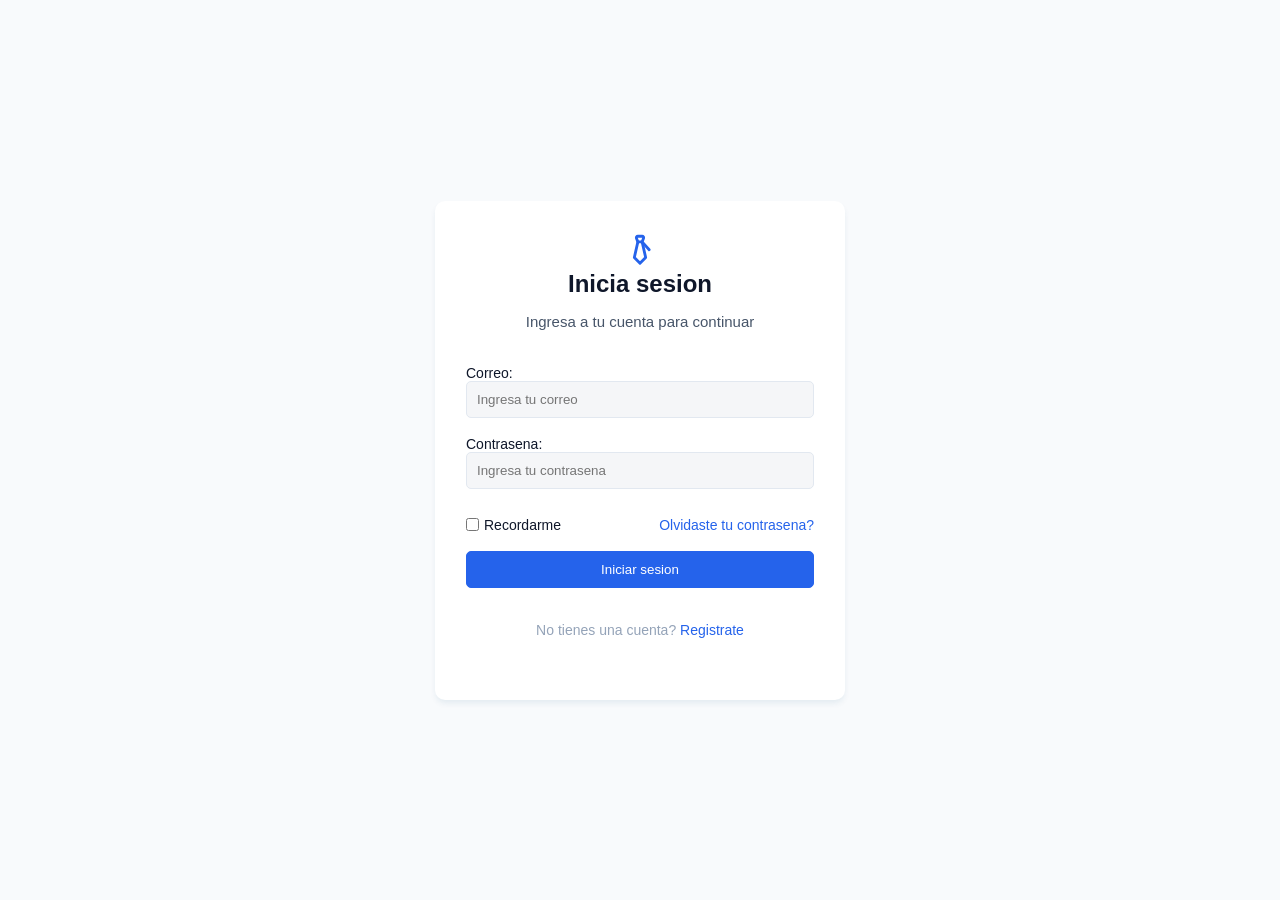
<file: index.html>
<!DOCTYPE html>
<html lang="es">
<head>
    <meta charset="UTF-8">
    <meta name="viewport" content="width=device-width, initial-scale=1.0">

    <!-- Mejorar el contenido de las meta tags -->

    <meta name="description" content="LLeva la contabilidad de tu negocio de forma facil y sencilla, manten tu negocio al dia en los procesos fiscales, controla el stock de tus productos, maneja tus clientes sin complicaciones y mucho mas en Market D&D">
    <meta name="keywords" content="Contabilidad, gestion, productos, Software, contable">
    <meta name="robots" content="index, follow">
    <meta name="theme-color" content="#4CAF50">


    <title>Market D&D | Gestión comercial accesible</title>
    <link rel="stylesheet" href="public/css/login.css">
    <link rel="stylesheet" href="public/css/style.css">
    <link rel="icon" type="image/png" href="img/favicon1-32x32.png">

    <script type="module" src="src/main.js" ></script>

</head>
<body>
    <div class="container__wrapper">
        <div class="container__nav-wrapper">
            <header class="container__header">
                <a class="container__header-link" href="#" aria-label="Ir al inicio">
                    <img src="public/img/favicon-32x32.png" alt="Logo de Market D&D">
                </a>
                
                <form class="container__header-form" role="search" aria-label="Buscador principal">
                    <svg aria-hidden="true" focusable="false" xmlns="http://www.w3.org/2000/svg" width="22" height="22" viewBox="0 0 24 24" fill="none" stroke="currentColor" stroke-width="2" stroke-linecap="round" stroke-linejoin="round" class="icon icon-tabler icons-tabler-outline icon-tabler-search"><path stroke="none" d="M0 0h24v24H0z" fill="none"/><path d="M3 10a7 7 0 1 0 14 0a7 7 0 1 0 -14 0" /><path d="M21 21l-6 -6" /></svg>

                    <input id="input-search" name="search" required type="search" autocomplete="off" aria-label="Buscar productos, facturas o clientes" placeholder="Busca tus productos, facturas o clientes...">

                    <button disabled type="submit" aria-label="Ejecutar búsqueda">Buscar</button>
                </form>

                <nav class="container__header-nav-icon" aria-label="Accesos rápidos">
                    <a class="nav__icon-item" href="#" aria-label="Notificaciones"><svg aria-hidden="true" focusable="false" xmlns="http://www.w3.org/2000/svg" width="32" height="32" viewBox="0 0 24 24" fill="none" stroke="currentColor" stroke-width="1.75" stroke-linecap="round" stroke-linejoin="round" class="icon icon-tabler icons-tabler-outline icon-tabler-bell"><path stroke="none" d="M0 0h24v24H0z" fill="none"/><path d="M10 5a2 2 0 1 1 4 0a7 7 0 0 1 4 6v3a4 4 0 0 0 2 3h-16a4 4 0 0 0 2 -3v-3a7 7 0 0 1 4 -6" /><path d="M9 17v1a3 3 0 0 0 6 0v-1" /></svg></a>

                    <a class="nav__icon-item" href="#" aria-label="Calendario"><svg aria-hidden="true" focusable="false" xmlns="http://www.w3.org/2000/svg" width="32" height="32" viewBox="0 0 24 24" fill="none" stroke="currentColor" stroke-width="1.75" stroke-linecap="round" stroke-linejoin="round" class="icon icon-tabler icons-tabler-outline icon-tabler-calendar-week"><path stroke="none" d="M0 0h24v24H0z" fill="none"/><path d="M4 7a2 2 0 0 1 2 -2h12a2 2 0 0 1 2 2v12a2 2 0 0 1 -2 2h-12a2 2 0 0 1 -2 -2v-12" /><path d="M16 3v4" /><path d="M8 3v4" /><path d="M4 11h16" /><path d="M7 14h.013" /><path d="M10.01 14h.005" /><path d="M13.01 14h.005" /><path d="M16.015 14h.005" /><path d="M13.015 17h.005" /><path d="M7.01 17h.005" /><path d="M10.01 17h.005" /></svg></a>
                    
                    <a class="nav__icon-item" href="#" aria-label="Ayuda"><svg aria-hidden="true" focusable="false" xmlns="http://www.w3.org/2000/svg" width="32" height="32" viewBox="0 0 24 24" fill="none" stroke="currentColor" stroke-width="1.75" stroke-linecap="round" stroke-linejoin="round" class="icon icon-tabler icons-tabler-outline icon-tabler-help-octagon"><path stroke="none" d="M0 0h24v24H0z" fill="none"/><path d="M12.802 2.165l5.575 2.389c.48 .206 .863 .589 1.07 1.07l2.388 5.574c.22 .512 .22 1.092 0 1.604l-2.389 5.575c-.206 .48 -.589 .863 -1.07 1.07l-5.574 2.388c-.512 .22 -1.092 .22 -1.604 0l-5.575 -2.389a2.036 2.036 0 0 1 -1.07 -1.07l-2.388 -5.574a2.036 2.036 0 0 1 0 -1.604l2.389 -5.575c.206 -.48 .589 -.863 1.07 -1.07l5.574 -2.388a2.036 2.036 0 0 1 1.604 0" /><path d="M12 16v.01" /><path d="M12 13a2 2 0 0 0 .914 -3.782a1.98 1.98 0 0 0 -2.414 .483" /></svg></a>
                </nav>               
            
            </header>
        </div>
        

        <div class="content__wrapper">

            <aside class="content__aside">
                <header class="content__header-nav">
                    <h2 class="content__title">Mercados D&D</h2>
                    <span>Gestión inteligente</span>
                    <nav class="content__nav" aria-label="Navegación principal">
                    
                        <a class="content__item-icon" href="#inicio">
                            <span><svg aria-hidden="true" focusable="false" xmlns="http://www.w3.org/2000/svg" width="24" height="24" viewBox="0 0 24 24" fill="none" stroke="currentColor" stroke-width="1.75" stroke-linecap="round" stroke-linejoin="round" class="icon icon-tabler icons-tabler-outline icon-tabler-home"><path stroke="none" d="M0 0h24v24H0z" fill="none"/><path d="M5 12l-2 0l9 -9l9 9l-2 0" /><path d="M5 12v7a2 2 0 0 0 2 2h10a2 2 0 0 0 2 -2v-7" /><path d="M9 21v-6a2 2 0 0 1 2 -2h2a2 2 0 0 1 2 2v6" /></svg></span>

                            <div>
                                <span>Inicio</span> 
                            </div>                            
                        </a>

                        <a class="content__item-icon" href="#productos">
                            <span>
                                <svg aria-hidden="true" focusable="false" xmlns="http://www.w3.org/2000/svg" width="24" height="24" viewBox="0 0 24 24" fill="none" stroke="currentColor" stroke-width="1.75" stroke-linecap="round" stroke-linejoin="round" class="icon icon-tabler icons-tabler-outline icon-tabler-brand-databricks"><path stroke="none" d="M0 0h24v24H0z" fill="none"/><path d="M3 17l9 5l9 -5v-3l-9 5l-9 -5v-3l9 5l9 -5v-3l-9 5l-9 -5l9 -5l5.418 3.01" /></svg>
                            </span>

                            <div>
                                <span>Productos</span> 
                            </div>
                        </a>

                        <a class="content__item-icon" href="#proveedores">
                            <span>
                                <svg aria-hidden="true" focusable="false" xmlns="http://www.w3.org/2000/svg" width="24" height="24" viewBox="0 0 24 24" fill="none" stroke="currentColor" stroke-width="1.75" stroke-linecap="round" stroke-linejoin="round" class="icon icon-tabler icons-tabler-outline icon-tabler-list-details"><path stroke="none" d="M0 0h24v24H0z" fill="none"/><path d="M13 5h8" /><path d="M13 9h5" /><path d="M13 15h8" /><path d="M13 19h5" /><path d="M3 5a1 1 0 0 1 1 -1h4a1 1 0 0 1 1 1v4a1 1 0 0 1 -1 1h-4a1 1 0 0 1 -1 -1l0 -4" /><path d="M3 15a1 1 0 0 1 1 -1h4a1 1 0 0 1 1 1v4a1 1 0 0 1 -1 1h-4a1 1 0 0 1 -1 -1l0 -4" /></svg>                                
                            </span>

                            <div>
                                <span>Proveedores</span> 
                            </div>
                        </a>

                        <a class="content__item-icon" href="#clientes">
                            <span>
                                <svg aria-hidden="true" focusable="false" xmlns="http://www.w3.org/2000/svg" width="24" height="24" viewBox="0 0 24 24" fill="none" stroke="currentColor" stroke-width="1.75" stroke-linecap="round" stroke-linejoin="round" class="icon icon-tabler icons-tabler-outline icon-tabler-calendar-user"><path stroke="none" d="M0 0h24v24H0z" fill="none"/><path d="M12 21h-6a2 2 0 0 1 -2 -2v-12a2 2 0 0 1 2 -2h12a2 2 0 0 1 2 2v4.5" /><path d="M16 3v4" /><path d="M8 3v4" /><path d="M4 11h16" /><path d="M17 17a2 2 0 1 0 4 0a2 2 0 1 0 -4 0" /><path d="M22 22a2 2 0 0 0 -2 -2h-2a2 2 0 0 0 -2 2" /></svg>
                            </span>

                            <div>
                                <span>Clientes</span> 
                            </div>
                        </a>

                        <a class="content__item-icon" href="#ventas">
                            <span>
                                <svg aria-hidden="true" focusable="false" xmlns="http://www.w3.org/2000/svg" width="24" height="24" viewBox="0 0 24 24" fill="none" stroke="currentColor" stroke-width="1.75" stroke-linecap="round" stroke-linejoin="round" class="icon icon-tabler icons-tabler-outline icon-tabler-presentation-analytics"><path stroke="none" d="M0 0h24v24H0z" fill="none"/><path d="M9 12v-4" /><path d="M15 12v-2" /><path d="M12 12v-1" /><path d="M3 4h18" /><path d="M4 4v10a2 2 0 0 0 2 2h12a2 2 0 0 0 2 -2v-10" /><path d="M12 16v4" /><path d="M9 20h6" /></svg>
                            </span>

                            <div>
                                <span>Ventas</span> 
                            </div>
                        </a>

                        <a class="content__item-icon" href="#facturacion">
                            <span>
                                <svg aria-hidden="true" focusable="false" xmlns="http://www.w3.org/2000/svg" width="24" height="24" viewBox="0 0 24 24" fill="none" stroke="currentColor" stroke-width="1.75" stroke-linecap="round" stroke-linejoin="round" class="icon icon-tabler icons-tabler-outline icon-tabler-briefcase-2"><path stroke="none" d="M0 0h24v24H0z" fill="none"/><path d="M3 9a2 2 0 0 1 2 -2h14a2 2 0 0 1 2 2v9a2 2 0 0 1 -2 2h-14a2 2 0 0 1 -2 -2v-9" /><path d="M8 7v-2a2 2 0 0 1 2 -2h4a2 2 0 0 1 2 2v2" /></svg>
                            </span>

                            <div>
                                <span>Facturación</span> 
                            </div>
                        </a>
                                               
                    </nav>
                </header>
                <footer class="content__nav-footer" aria-label="Navegación de usuario">

                    <a class="content__item-icon" href="#perfil">
                        <span>
                            <svg aria-hidden="true" focusable="false" xmlns="http://www.w3.org/2000/svg" width="24" height="24" viewBox="0 0 24 24" fill="none" stroke="currentColor" stroke-width="1.75" stroke-linecap="round" stroke-linejoin="round" class="icon icon-tabler icons-tabler-outline icon-tabler-user-pentagon"><path stroke="none" d="M0 0h24v24H0z" fill="none"/><path d="M13.163 2.168l8.021 5.828c.694 .504 .984 1.397 .719 2.212l-3.064 9.43a1.978 1.978 0 0 1 -1.881 1.367h-9.916a1.978 1.978 0 0 1 -1.881 -1.367l-3.064 -9.43a1.978 1.978 0 0 1 .719 -2.212l8.021 -5.828a1.978 1.978 0 0 1 2.326 0" /><path d="M12 13a3 3 0 1 0 0 -6a3 3 0 0 0 0 6" /><path d="M6 20.703v-.703a4 4 0 0 1 4 -4h4a4 4 0 0 1 4 4v.707" /></svg>
                        </span>
                        <div>
                            <span>Perfil</span> 
                        </div>
                    </a>

                    <a class="content__item-icon" href="#configuracion">
                        <span>
                            <svg aria-hidden="true" focusable="false" xmlns="http://www.w3.org/2000/svg" width="24" height="24" viewBox="0 0 24 24" fill="none" stroke="currentColor" stroke-width="1.75" stroke-linecap="round" stroke-linejoin="round" class="icon icon-tabler icons-tabler-outline icon-tabler-settings"><path stroke="none" d="M0 0h24v24H0z" fill="none"/><path d="M10.325 4.317c.426 -1.756 2.924 -1.756 3.35 0a1.724 1.724 0 0 0 2.573 1.066c1.543 -.94 3.31 .826 2.37 2.37a1.724 1.724 0 0 0 1.065 2.572c1.756 .426 1.756 2.924 0 3.35a1.724 1.724 0 0 0 -1.066 2.573c.94 1.543 -.826 3.31 -2.37 2.37a1.724 1.724 0 0 0 -2.572 1.065c-.426 1.756 -2.924 1.756 -3.35 0a1.724 1.724 0 0 0 -2.573 -1.066c-1.543 .94 -3.31 -.826 -2.37 -2.37a1.724 1.724 0 0 0 -1.065 -2.572c-1.756 -.426 -1.756 -2.924 0 -3.35a1.724 1.724 0 0 0 1.066 -2.573c-.94 -1.543 .826 -3.31 2.37 -2.37c1 .608 2.296 .07 2.572 -1.065" /><path d="M9 12a3 3 0 1 0 6 0a3 3 0 0 0 -6 0" /></svg>
                        </span>
                        <div>
                            <span>Configuración</span> 
                        </div>
                    </a>
                    <button class="content__item-icon content__logout" type="button" data-logout>
                        <span>
                            <svg aria-hidden="true" focusable="false" xmlns="http://www.w3.org/2000/svg" width="24" height="24" viewBox="0 0 24 24" fill="none" stroke="currentColor" stroke-width="1.75" stroke-linecap="round" stroke-linejoin="round" class="icon icon-tabler icons-tabler-outline icon-tabler-logout"><path stroke="none" d="M0 0h24v24H0z" fill="none"/><path d="M14 8v-2a2 2 0 0 0 -2 -2h-7a2 2 0 0 0 -2 2v12a2 2 0 0 0 2 2h7a2 2 0 0 0 2 -2v-2" /><path d="M9 12h12l-3 -3" /><path d="M18 15l3 -3" /></svg>
                        </span>
                        <div>
                            <span>Cerrar sesion</span>
                        </div>
                    </button>
                </footer>
            </aside>

            <main id="contenido" class="main__content" tabindex="-1" aria-label="Contenido principal">         

            </main>  
        </div>        
    </div>


</body>
</html>
</file>
<file: public/css/login.css>
/* :root {
  --primary: #2563eb;
  --primary-hover: #1d4ed8;
  --background: #0f172a;
  --card-bg: #1e293b;
  --input-bg: #334155;

  --text-primary: #ffffff;
  --text-secondary: #cbd5e1;
  --text-muted: #94a3b8;

  --border: rgba(255,255,255,0.1);
  --shadow: rgba(0,0,0,0.4);
}   */

:root {
  --primary: #2563eb;
  --primary-hover: #1d4ed8;
  --background: #f8fafc;
  --card-bg: #ffffff;
  --input-bg: #f1f5f9;

  --text-primary: #0f172a;
  --text-secondary: #334155;
  --text-muted: #64748b;

  --border: rgba(15,23,42,0.08);
  --shadow: rgba(15,23,42,0.08);
}




div, input,header,button,body,a{
    margin: 0;
    padding: 0;
    box-sizing: border-box;
}

.wrapper{
    background-color: var(--background);
    display: flex;
    justify-content: center;
    align-items: center;
    min-height: 100vh;
    width: 100%;
    padding: 16px;
}

.main__wrapper{
    background-color: var(--card-bg);
    display: flex;
    flex-direction: column;
    align-items: center;
    width: 410px;
    max-width: 100%;
    min-height: 499px;
    border-radius: 10px;
    box-shadow: var(--shadow);
    padding: 31px;
}

.main__wrapper--register {
    width: 460px;
    min-height: 620px;
}
.login__wrapper{
    display: flex;
    flex-direction: column;
    align-items: center;
    margin-bottom: 20px;
    margin-top: 0px;
    
    a{
        color: var(--primary);
        text-decoration: none;
    }
    
    h1{
    font-size: 24px;
    color: var(--text-primary);
    margin: 0;

}

    p{
    font-size: 15px;
    color: var(--text-secondary);
    }
}

.login__error {
    margin: -6px 0 0;
    color: #b91c1c;
    font-size: 14px;
}

.login__form{
    display: flex;
    flex-direction: column;
    width: 100%;
    gap: 18px;

    label{
        font-size: 14px;
        color: var(--text-primary);

        input {
            width: 100%;
            padding: 10px;
            border: 1px solid var(--border);
            border-radius: 5px;
            background-color: var(--input-bg);
            color: var(--text-primary);
        }
    }
    .btn{
        padding: 10px;
        border: 1px solid var(--text-secondary)  ;
        border-radius: 5px;
        cursor: pointer;
    }
}

.login__form .btn--primary {
    background-color: var(--primary);
    border-color: var(--primary);
    color: var(--card-bg);
}

.login__form .btn--primary:hover {
    background-color: var(--primary-hover);
}

.login__form .btn--primary:disabled {
    opacity: 0.7;
    cursor: not-allowed;
}
.check__remed{
    display: flex;
    justify-content: space-between;
    align-items: center;
    margin-top: 10px;

    label{
        font-size: 14px;
        color: var(--text-primary);
        display: flex;
        align-items: center;

        input {
            margin-right: 5px;
        }
    }

    a{
        font-size: 14px;
        color: var(--primary);
        text-decoration: none;
    }
}

.login__footer{
    margin-top: 20px;

    p{
        font-size: 14px;
        color: var(--text-muted);

        a{
            color: var(--primary);
            text-decoration: none;
        }
    }
}
</file>
<file: public/css/style.css>
* {
    box-sizing: border-box;
}

body, div, header, footer, aside, nav, span, article {
    margin: 0;
    padding: 0;
}

body, html {
    font-family: sans-serif;
    height: 100vh;
}


:root {
    --font-family: roboto, sans-serif;
    --primary: #2563eb;
    --primary-dark: #1e298afa;
    --primary-hover: #3b83f6b2;
    --primary-light: #f0efff9f;
    --background: #f8fafc;
    --text-primary: #0f172a;
    --text-secondary: #475569;
    --text-muted: #94a3b8;
    --border: #e2e8f0;
    --card-bg: #ffffff;
    --shadow: 0 4px 6px -1px rgba(6, 75, 122, 0.09);
    --input-bg: #94a3b818;
    --card-header-bg: #3482db;
}

[data-theme="dark"] {
    --primary: #6366f1;
    --primary-dark: #4338ca;
    --primary-hover: #818cf8;
    --primary-light: rgba(99, 102, 241, 0.2);
    --background: #0f172a;
    --text-primary: #f8fafc;
    --text-secondary: #cbd5e1;
    --text-muted: #64748b;
    --border: #334155;
    --card-bg: #1e293b;
    --shadow: 0 4px 6px -1px rgba(0, 0, 0, 0.4);
    --input-bg: #0f172a;

}

/* ---- SECCIÒN DASHBOAR WRAPPER ---- */

.container__wrapper {
    display: flex;
    flex-direction: column;
    max-height: 100vh;
    overflow: hidden;
}

.login-mode .container__nav-wrapper,
.login-mode .content__aside {
    display: none;
}

.login-mode .container__wrapper {
    max-height: none;
    min-height: 100vh;
}

.login-mode .content__wrapper {
    height: 100vh;
}

.login-mode .main__content {
    background-color: var(--background);
    overflow-y: auto;
}
/* ---- DASHBOAR WRAPPER ENDS ---- */

/* ---- SECCIÒN HEADER NAVSEARCH ---- */

.container__nav-wrapper {
    display: flex;
    width: 100%;
    flex-direction: row;
    justify-content: center;
    background-color: var(--card-bg);
}

.container__header {
    display: flex;
    width: 100%;
    flex-direction: row;
    justify-content: space-between;
    align-items: center;
    padding: 10px;
    border-bottom: 0.1px solid #2222223d;
}

.container__header-link {
    margin-left: 15px;
}

.container__header-form {
    display: flex;
    justify-content: center;
    align-items: center;
    gap: 5px;

    svg {
        color: #0000008c;
    }

    input {
        background-color: var(--primary-light);
        border: 2px solid var(--border);
        border-radius: 6px;
        margin: auto;
        width: 300px;
        padding: 6px;
    }

    input:focus {
        outline: none;
    }

    button {
        color: var(--card-bg);
        font-size: 0.7rem;
        padding: 5px;
        background-color: var(--primary);
        border-radius: 4px;
    }
}

.container__header-nav-icon {
    gap: 2px;
    margin-right: 10px;
    
    svg {
        color: #000000;
        border: 1px solid var(--card-bg);
        padding: 4px;

    }

    svg:hover {
        border: 1px solid var(--border);
        border-radius: 99999px;
        background-color: #00000017;

    }
}

.nav__icon-item {
    margin: 5px;
}
/* ---- HEADER NAVSEARCH ENDS ---- */


/* ---- RESPONSIVE DASHBOARD WRAPPER + HEADER NAVSEARCH ---- */

@media (max-width: 1024px) {
    .container__header {
        gap: 10px;
        padding: 10px 12px;
    }

    .container__header-form {
        flex: 1;
        min-width: 0;

        input {
            width: 100%;
            min-width: 140px;
        }
    }

    .container__header-nav-icon {
        display: flex;
        align-items: center;
        margin-right: 0;
    }
}

@media (max-width: 768px) {
    .container__wrapper {
        max-height: none;
        min-height: 100vh;
    }

    .container__header {
        flex-wrap: wrap;
        justify-content: center;
        padding: 10px;
        row-gap: 8px;
    }

    .container__header-link {
        margin-left: 0;
        margin-right: auto;
    }

    .container__header-form {
        order: 3;
        width: 100%;

        input {
            width: 100%;
        }

        button {
            white-space: nowrap;
        }
    }

    .container__header-nav-icon {
        display: flex;
        justify-content: flex-end;
        margin-left: auto;
    }

    .nav__icon-item {
        margin: 2px;
    }
}

@media (max-width: 480px) {
    .container__header {
        padding: 8px;
    }

    .container__header-form {
        gap: 4px;

        input {
            padding: 5px;
            font-size: 0.9rem;
        }

        button {
            font-size: 0.65rem;
            padding: 5px 6px;
        }
    }

    .container__header-nav-icon {
        svg {
            width: 28px;
            height: 28px;
        }
    }
}

/* ---- RESPONSIVE ENDS ---- */

/* ---- SECCIÒN CONTENT WRAPPER ---- */

.content__wrapper {
    display: flex;
    flex-direction: row;
    margin: 0;
    padding: 0;
    height: 94vh;
}

/* ---- CONTENT WRAPPER ENDS ---- */

/* ---- SECCIÒN ASIDE NAVBAR ---- */

.content__aside {
    display: flex;
    flex-direction: column;
    background-color: var(--card-bg);
    min-width: 283px;
    border-right: 0.1px solid #2222223d;
    max-height: 93vh;
}

.content__header-nav {
    height: 100%;
    color: var(--text-primary);
    font-size: 0.98rem;

    h2 {
        padding: 3px 0px;
        margin: 0;
        margin-top: 20px;
        margin-left: 25px;
        font-family: roboto-italic;
        font-weight: 800;
        font-size: 1.6rem;
    }
}

.content__header-nav > span {
    color: var(--text-secondary);
    margin-left: 25px;
}

.content__nav {
    display: flex;
    flex-direction: column;
    margin-top: 30px;
    gap: 5px;

    svg {
        margin-left: 10px;
    }

    a {
        text-decoration: none;
        padding: 10px 0;
        width: 250px;
        margin-left: 15px;
        gap: 3px;

        span {
            color: #000000d2;
        }
    }

    a:hover {
        background-color: #00000017;
        border-radius: 9px;
        

        span {
            color: #000000;
        }
    }
}

.content__item-icon {
    display: flex;
    align-items: center;
    gap: 4px;
    padding-left: 30px;
    margin-bottom: 10px;
}


.content__nav-footer {
    display: flex;
    flex-direction: column;
    border-top: 1px solid var(--border);

    small {
        color: var(--text-muted);
        font-size: 0.875rem;
  }
  
    a {
        text-decoration: none;
        padding: 14px 25px;

        span {
            color: #000000ec;
        }   
    }
}

.content__logout {
    width: 100%;
    padding: 14px 25px;
    margin-bottom: 0;
    border: 0;
    background-color: transparent;
    cursor: pointer;
    font: inherit;
    text-align: left;

    span {
        color: #000000ec;
    }
}

.content__logout:hover {
    background-color: #00000017;
}


/* ----  NAVBAR ASIDE ENDS ---- */

/* ---- RESPONSIVE CONTENT WRAPPER + ASIDE NAVBAR ---- */

@media (max-width: 1024px) {
    .content__wrapper {
        height: auto;
        min-height: calc(100vh - 74px);
    }

    .content__aside {
        min-width: 240px;
        max-height: none;
    }

    .content__nav a {
        width: auto;
        margin-right: 12px;
    }
}

@media (max-width: 768px) {
    .content__wrapper {
        flex-direction: column;
    }

    .content__aside {
        width: 100%;
        min-width: 0;
        border-right: none;
        border-bottom: 1px solid #2222223d;
    }

    .content__header-nav {
        height: auto;

        h2 {
            margin: 14px 0 0;
            text-align: center;
        }
    }

    .content__header-nav > span {
        display: block;
        margin: 0;
        text-align: center;
    }

    .content__nav {
        margin-top: 18px;
        gap: 2px;

        a {
            width: auto;
            margin: 0 10px;
        }
    }

    .content__item-icon {
        padding-left: 12px;
        margin-bottom: 6px;
    }

    .content__nav-footer {
        padding-top: 8px;

        a {
            padding: 8px 0;
        }
    }
}

@media (max-width: 480px) {
    .content__header-nav {
        font-size: 0.92rem;

        h2 {
            font-size: 1.35rem;
        }
    }

    .content__nav {
        a {
            margin: 0 8px;
        }
    }

    .content__item-icon {
        gap: 8px;
        padding-left: 10px;

        svg {
            width: 20px;
            height: 20px;
        }
    }

    .content__nav-footer {
        small {
            font-size: 0.8rem;
        }
    }
}

/* ---- RESPONSIVE CONTENT WRAPPER + ASIDE NAVBAR ENDS ---- */


/* ----  SECCIÒN MAIN INICIO ---- */

.main__content {
    width: 100%;
    background-color: var(--primary-light);
    overflow-y: auto;
}

.main__content-wrapper {
    display: flex;
    flex-direction: column;
}

.main__header {
    margin:  0;
    margin-left: 35px;
    display: flex;
    flex-direction: row;
    justify-content: flex-end;
    align-items: flex-end;


    h2 {
        color: var(--text-primary);
        font-size: 2.2rem;
        margin: 0;
        margin-top: 25px;
        font-weight: bolder;
    }

    p {
        color: var(--text-secondary);
        margin: 19px 0;

    }
}


.main__header-button {
    background-color: var(--primary);
    color: var(--card-bg);
    border-radius: 5px;
    margin: 0;
    margin-right: 28px;
    margin-bottom: 20px;
    padding: 7px;
    border: 1px solid var(--card-bg);
    box-shadow: var(--shadow);
}

.button--subt {
    background-color: var(--card-bg);
    color: var(--text-primary);
    border: 1px solid #2222222d;
    display: flex;
    flex-direction: row;
    align-items: center;
    padding: 5px;
    margin-right: 12px;


}

.main__header-description {
    flex: 1;
}


.main__footer {
    display: grid;
    grid-template-columns: repeat(3, 1fr);
    grid-template-rows:200px 1fr;
    margin: 0px 17px 0px 17px;
    min-height: 77vh;
}

.main__card-footer {
    padding: 40px;
    text-align: center;
    border: 2px solid var(--border);
    border-radius: 9px;
    background-color: var(--card-bg);
    box-shadow: var(--shadow);
    margin: 10px;

    h3 {
        font-size: 1.1rem;
        font-weight: normal;
        color: var(--text-secondary);
        margin: 5px;
    }
    
    > span {
        font-weight: 600;
        font-size: 1.7rem;
        line-height: 50px;
        font-family: var(--font-family);
    }

    div {
        color: #10b981;
        font-family: roboto-italic;
        font-weight: 200;
    }
}

.main__card-footer:nth-child(3) {
    > div > span {
        color: #2563eb;
    }
}


.main__card-footer:last-child {
    grid-column: span 3;
    min-height: 300px;
}

.main__chart {
    width: 100%;
    height: 100%;
    display: flex;
    align-items: flex-end;
    justify-content: space-around;
    padding-bottom: 40px;
}

.bar {
    width: 40px;
    background-color: var(--primary);
    opacity: 0.7;
    border-radius: 6px 6px 0 0;
}

/* ----  MAIN INICIO ENDS ---- */


/* ---- RESPONSIVE MAIN INICIO ---- */

@media (max-width: 1024px) {
    .main__header {
        margin-left: 20px;

        h2 {
            font-size: 1.9rem;
        }

        p {
            margin: 14px 0 18px;
        }
    }

    .main__header-button {
        margin-right: 14px;
    }

    .main__footer {
        grid-template-columns: repeat(2, minmax(0, 1fr));
        grid-template-rows: auto;
        min-height: auto;
    }

    .main__card-footer:last-child {
        grid-column: 1 / -1;
        min-height: 260px;
    }
}

@media (max-width: 768px) {
    .main__header {
        margin: 0;
        padding: 18px 14px 8px;
        flex-wrap: wrap;
        align-items: center;
        gap: 10px;
    }

    .main__header-description {
        flex: 1 1 100%;
    }

    .main__header-button {
        margin: 0;
    }

    .button--subt {
        margin-right: 0;
    }

    .main__footer {
        margin: 0 10px 14px;
        grid-template-columns: 1fr;
        gap: 8px;
    }

    .main__card-footer {
        margin: 0;
        padding: 24px;
    }

    .main__card-footer:last-child {
        min-height: 240px;
    }

    .main__chart {
        padding-bottom: 26px;
    }
}

@media (max-width: 480px) {
    .main__header {
        padding: 14px 10px 8px;

        h2 {
            font-size: 1.55rem;
        }

        p {
            font-size: 0.92rem;
            margin: 8px 0 10px;
        }
    }

    .main__header-button {
        width: 100%;
        text-align: center;
        justify-content: center;
    }

    .button--subt {
        display: inline-flex;
    }

    .main__footer {
        margin: 0 8px 12px;
    }

    .main__card-footer {
        padding: 18px 14px;

        > span {
            font-size: 1.45rem;
            line-height: 1.5;
        }
    }

    .main__card-footer:last-child {
        min-height: 210px;
    }

    .bar {
        width: 28px;
    }
}

/* ---- RESPONSIVE MAIN INICIO ENDS ---- */



/* ----SECCION DECRIPTIONS ----*/

/* La clase main__header-all se creo para reutilizar el estilo de las
  descripciones de todos los links aside*/
.main__header-all {
    display: flex;
    flex-direction: row;
    align-items: self-end;
    background-color: var(--card-bg);
    border: 1px solid #fff;
    border-radius: 0.5rem;
    padding: 9px;
    margin: 10px;


    h2 {
        color: var(--text-primary);
        font-size: 2.2rem;
        margin: 0;
        margin-top: 25px;
        font-weight: bolder;
    }

    p {
        color: var(--text-secondary);
        margin: 19px 0;

    }

    .main__header-desc {
    flex: 1;
}
}

/* clase .main__button-all reutilizado en los
botones del header de los navaside links  */
.main__button-all {
    padding: 7px;
    border: 2px solid var(--primary-hover);
    border-radius: 5px;
    background-color: var(--primary);
    color: #fff;
    box-shadow: var(--shadow);
    font-weight: 600;
}


/* ---- DECRIPTIONS ENDS ----*/


/*---- TABLAS -----*/


/*Estilo de tabla productos, proveedores, clientes*/

.footer__table-cont {
    width: 77rem;
    height: 600px;
    overflow: auto;
    margin: auto;

    border-radius: 0.5rem;


    .footer__table {
        width: 100%;
        border-collapse: collapse;
        border-spacing: 0;
        text-align: center;
        background-color: var(--card-bg);
        border: 1px solid var(--border);
        table-layout: auto;

        thead {
            background-color: var(--card-header-bg);
            color: #fff;
            line-height: 2.5;
        }

        tbody {
            background-color: inherit;

            th,td {
                border-bottom: 1px solid var(--border);
                padding: 8px;
            }

            th, td {
                padding: 9.5px 7px;
                line-height: 1.4;
            }

            td {
                min-height: 20px;
                max-height: 100px;
                overflow: hidden;
            }
        }
    }
}


.footer__table-cont table thead {
    position: sticky;
    top: 0;
}

.footer__table-cont2 {
    width: 77rem;
    height: 450px;
    overflow: auto;
    margin: auto;
    border-radius: 0.5rem;


    .footer__table2 {
        width: 100%;
        border-collapse: collapse;
        border-spacing: 0;
        text-align: center;
        background-color: var(--card-bg);
        border: 1px solid var(--border);

        thead {
            background-color: var(--card-header-bg);
            color: #fff;
            line-height: 2.5;
        }

        tbody {
            background-color: inherit;

            th,td {
                border-bottom: 1px solid var(--border);
                padding: 8px;
            }

            th, td {
                padding: 9px 8px;
                line-height: 1.4;
            }

            td {
                min-height: 20px;
                max-height: 100px;
                overflow: hidden;
            }
        }
    }
}
.footer__table-cont2 table thead {
    position: sticky;
    top: 0;
}

/*---- TABLAS ENDS -----*/


/* ---- RESPONSIVE DECRIPTIONS + TABLAS ---- */

@media (max-width: 1200px) {
    .footer__table-cont,
    .footer__table-cont2 {
        width: calc(100% - 20px);
    }
}

@media (max-width: 900px) {
    .main__header-all {
        flex-direction: column;
        align-items: stretch;
        gap: 12px;

        h2 {
            margin-top: 12px;
            font-size: 1.9rem;
            line-height: 1.2;
        }

        p {
            margin: 10px 0 0;
        }

        .main__header-desc {
            width: 100%;
        }
    }

    .main__button-all {
        width: 100%;
        text-align: center;
    }

    .footer__table-cont {
        height: 470px;
    }

    .footer__table-cont2 {
        height: 390px;
    }

    .footer__table-cont,
    .footer__table-cont2 {
        margin: 0 10px 10px;
    }
}

@media (max-width: 640px) {
    .main__header-all {
        margin: 8px;
        padding: 10px;

        h2 {
            font-size: 1.6rem;
        }

        p {
            font-size: 0.95rem;
        }
    }

    .main__button-all {
        padding: 9px;
        font-size: 0.92rem;
    }

    .footer__table-cont,
    .footer__table-cont2 {
        width: calc(100% - 16px);
        margin: 0 8px 8px;
        border-radius: 0.4rem;
    }

    .footer__table-cont {
        height: 380px;
    }

    .footer__table-cont2 {
        height: 340px;
    }

    .footer__table-cont .footer__table,
    .footer__table-cont2 .footer__table2 {
        font-size: 0.88rem;

        thead {
            line-height: 1.8;
        }

        tbody {
            th,
            td {
                padding: 7px 5px;
            }
        }
    }
}

@media (max-width: 480px) {
    .main__header-all {
        h2 {
            font-size: 1.45rem;
        }

        p {
            font-size: 0.9rem;
        }
    }

    .footer__table-cont,
    .footer__table-cont2 {
        width: calc(100% - 12px);
        margin: 0 6px 6px;
    }

    .footer__table-cont {
        height: 320px;
    }

    .footer__table-cont2 {
        height: 300px;
    }
}

/* ---- RESPONSIVE DECRIPTIONS + TABLAS ENDS ---- */



/*---- PRODUCTOS SECTION ----*/


.main__productos-wrapper {
    display: flex;
    flex-direction: column;
    height: 100%;
}

.product__form-wrapper {
    background-color: var(--card-bg);
    border: 1px solid #fff;
    border-radius: 0.5rem;
    margin: 0 10px 10px;
    padding: 14px;
    box-shadow: var(--shadow);
}

.product__form-wrapper h3 {
    margin: 0 0 12px;
    color: var(--text-primary);
    font-size: 1.15rem;
}

.product__form {
    display: grid;
    grid-template-columns: repeat(3, minmax(0, 1fr));
    gap: 14px;
}

.product__field {
    display: flex;
    flex-direction: column;
    gap: 6px;
}

.product__field label {
    color: var(--text-secondary);
    font-size: 0.9rem;
    font-weight: 600;
}

.product__field input {
    width: 100%;
    min-height: 36px;
    border: 1px solid var(--border);
    border-radius: 0.35rem;
    background-color: var(--input-bg);
    color: var(--text-primary);
    padding: 7px 9px;
}

.product__field input:focus {
    border-color: var(--primary);
    outline: none;
}

.product__form-actions {
    display: flex;
    align-items: end;
    gap: 8px;
}

.product__button-secondary,
.product__action-button {
    border: 1px solid var(--border);
    border-radius: 5px;
    background-color: var(--card-bg);
    color: var(--text-primary);
    cursor: pointer;
    font-weight: 600;
    padding: 7px 10px;
}

.product__button-secondary:hover,
.product__action-button:hover {
    background-color: var(--primary-light);
}

.product__action-button--editar {
    color: var(--primary-dark);
}

.product__action-button--eliminar {
    color: #b91c1c;
}

.product__message {
    min-height: 20px;
    margin: 0 10px 10px;
    color: var(--text-secondary);
    font-size: 0.92rem;
}

.product__message[data-type="success"] {
    color: #047857;
}

.product__message[data-type="error"] {
    color: #b91c1c;
}

@media (max-width: 1024px) {
    .product__form {
        grid-template-columns: repeat(2, minmax(0, 1fr));
    }
}

@media (max-width: 640px) {
    .product__form-wrapper {
        margin: 0 8px 8px;
        padding: 12px;
    }

    .product__form {
        grid-template-columns: 1fr;
        gap: 10px;
    }

    .product__form-actions {
        align-items: stretch;
        flex-direction: column;
    }
}

/*---- PRODUCTOS ENDS ----*/


/*----- VENTAS SECTION -----*/

.main__sales-wrapper {
    display: flex;
    flex-direction: column;
}

.sales__form-wrapper {
    width: 100%
}

.sales__form {
    background-color: var(--card-bg);
    border: 1px solid #fff;
    border-radius: 0.5rem;
    padding: 9px;
    margin: 0px 10px;
    margin-bottom: 7px;
    display: grid;
    grid-template-columns: repeat(3, 1fr);

    div {
            padding: 18px;

            input {
                padding: 3.5px;
                border: 1px solid #222;
                border-radius: 0.277rem;
                width: 200px;
                background-color: var(--input-bg);
            }
        }

}

@media (max-width: 1024px) {
    .sales__form {
        grid-template-columns: repeat(2, minmax(0, 1fr));
    }

    .sales__form div {
        padding: 12px;
    }

    .sales__form div input {
        width: 100%;
        max-width: 100%;
    }

    .sales__form div:last-child {
        grid-column: 1 / -1;
    }

    .sales__form .main__button-all {
        width: 100%;
    }
}

@media (max-width: 640px) {
    .sales__form {
        grid-template-columns: 1fr;
        margin: 0 8px 7px;
        padding: 8px;
    }

    .sales__form div {
        padding: 8px 6px;
    }
}

/*----- VENTAS ENDS -----*/

/*----- FACT SECTION -----*/

.fact__info-wraper {
    background-color: var(--card-bg);
    border: 1px solid #fff;
    border-radius: 0.5rem;
    padding: 9px;
    margin: 9px 10px;
}

.fact__form {
        display: grid;
        grid-template-columns: repeat(3, 1fr);
        grid-template-rows: repeat(2, 1fr) ;

        div {
            padding: 16px;

            input {
                padding: 3.5px;
                border: 1px solid #222;
                border-radius: 0.277rem;
                width: 200px;
                background-color: var(--input-bg);
            }
        }
    }


    @media (max-width: 1024px) {
    .fact__form {
        grid-template-columns: repeat(2, minmax(0, 1fr));
    }

    .fact__form div {
        padding: 12px;
    }

    .fact__form div input {
        width: 100%;
        max-width: 100%;
    }

    .fact__form div:last-child {
        grid-column: 1 / -1;
    }

    .fact__form .main__button-all {
        width: 100%;
    }
}

@media (max-width: 640px) {
    .fact__info-wraper {
        margin: 9px 8px;
        padding: 8px;
    }

    .fact__form {
        grid-template-columns: 1fr;
    }

    .fact__form div {
        padding: 8px 6px;
    }
}

/*----- FACT ENDS -----*/

/*---- PROFILE SETTINGS SECTIONS ----*/

.perfil__container-wrapper {
    display: flex;
    flex-direction: column;
    max-height: 100vh;
}

.perfil__section {
    display: flex;
    flex-direction: column;
    align-items: center;
    margin-top: 18px;
}
.perfil__section-content {
    display: flex;
    flex-direction: row;
    justify-content: center;
    align-items: center;
    background-color: var(--card-bg);
    border: 2px solid #fff;
    border-radius: 1rem;
    width: 800px;
    gap: 400px;
    min-height: 150px;
    margin: 5px;
} 

.perfil__content {
    display: flex;
    flex-direction: row;
    justify-content: center;
    align-items: center;
    width: 100%;

    .perfil__button {
        margin: 12px;
        
        button {
            background-color: var(--primary);
            color: #fff;
            padding: 4px;
            border: 1px solid var(--primary);
            border-radius: 0.5rem;
            box-shadow: var(--shadow);
            cursor: pointer;
        }
    }
}

.perfil {
    flex: 1;
    margin: 30px;
    display: flex;
    flex-direction: row;
    align-items: center;

    .perfil-foto {
        width: 64px;
        height: 64px;
        border: 2px solid #000000;
        border-radius: 999999px ;
        overflow: hidden;
    }
    
    .perfil-description {
        padding: 5px;


        h3 {
            font-size: 1.3rem;
            margin: 0;
            padding: 0;
        }
        p {
            font-size: 0.9rem;
            margin: 0;
            color: var(--text-secondary);
        }
    }
}



/*clase .perfil__info-card y .form__perfil usada para 
la información personal e infomación de negocio*/
.perfil__info-card {
    background-color: var(--card-bg);
    margin: 6px;
    width: 800px;
    display: flex;
    flex-direction: column;
    min-height: 250px;
    border: 1px solid #fff;
    border-radius: 0.5rem;


    h3 {        
        font-size: 1.2rem;
        margin: 0;
        padding: 20px;
        border-bottom: 1px solid var(--border);
    }

    .form__input {
        width: 100%;
        min-height: 36px;
        border: 1px solid var(--border);
        border-radius: 0.35rem;
        background-color: var(--input-bg);
        color: var(--text-primary);
        padding: 7px 9px;
    }
}

.form__perfil {
    display: grid;
    grid-template-columns: 1fr 1fr;
    gap: 20px;
    padding: 20px;

    .perfil__button{
        display: flex;
        gap: 8px;

        button {
            background-color: var(--primary);
            color: #fff;
            padding: 4px 8px;
            border: 1px solid var(--primary);
            border-radius: 0.5rem;
            box-shadow: var(--shadow);
            cursor: pointer;
        }
    }
}

@media (max-width: 900px) {
    .perfil__section {
        margin-top: 28px;
        padding-inline: 12px;
    }

    .perfil__section-content,
    .perfil__info-card {
        width: 100%;
        max-width: 760px;
    }

    .perfil__section-content {
        gap: 60px;
    }

    .form__perfil {
        gap: 16px;
    }
}

@media (max-width: 640px) {
    .perfil__section-content {
        min-height: auto;
        gap: 14px;
    }

    .perfil__content {
        flex-direction: column;
        align-items: flex-start;

        .perfil__button {
            margin: 0 0 14px 20px;
            display: flex;
            flex-wrap: wrap;
            gap: 8px;
        }
    }

    .perfil {
        margin: 20px;
    }

    .perfil__info-card {
        min-height: auto;

        h3 {
            font-size: 1.05rem;
            padding: 16px;
        }
    }

    .form__perfil {
        grid-template-columns: 1fr;
        gap: 14px;
        padding: 16px;
    }
}

@media (max-width: 420px) {
    .perfil {
        margin: 16px;

        .perfil-description {
            h3 {
                font-size: 1.1rem;
            }

            p {
                font-size: 0.82rem;
            }
        }
    }

    .perfil__content .perfil__button {
        margin: 0 0 12px 16px;

        button {
            width: 100%;
        }
    }
}


/*---- PROFILE SETTINGS ENDS ----*/

/*---- SYSTEM SETTINGS ----*/

.setting__container-wrapper {
    height: 100%;
}

.setting__section {
    width: 100%;
    height: 100%;
    display: flex;
    flex-direction: column;
    align-items: center;

    h4 {
        font-size: 1.9rem;
    }
}

.setting__section-facts {
    width: 100%;
}


.fact-content {
    background-color: var(--card-bg);
    margin: 10px;
    border: 1px solid var(--border);
    box-shadow:var(--shadow);
    border-radius: 0.5rem;
    padding: 40px;

    summary {
        font-size: 1.1rem;
        font-weight: 600;
    }
}
/*---- SYSTEM SETTINGS ENDS ----*/

/* ----  ANIMACIONES PENDIENTES---- */

/* ---- CRYPTO MODAL ---- */

.crypto-modal {
    position: fixed;
    inset: 0;
    z-index: 1000;
    display: flex;
    align-items: flex-start;
    justify-content: flex-end;
    padding: 18px;
    background-color: rgba(15, 23, 42, 0.18);
}

.crypto-modal__dialog {
    width: min(440px, 100%);
    max-height: calc(100vh - 36px);
    overflow: auto;
    border: 1px solid var(--border);
    border-radius: 8px;
    background-color: var(--card-bg);
    color: var(--text-primary);
    box-shadow: 0 20px 45px rgba(15, 23, 42, 0.22);
    padding: 14px;
}

.crypto-modal__header {
    display: flex;
    align-items: center;
    justify-content: space-between;
    gap: 12px;
    margin-bottom: 8px;
}

.crypto-modal__header h3 {
    margin: 0;
    font-size: 1rem;
}

.crypto-modal__close {
    border: 1px solid var(--border);
    border-radius: 5px;
    background-color: var(--primary);
    color: #fff;
    cursor: pointer;
    font-weight: 600;
    padding: 6px 10px;
}

.crypto-modal__description {
    margin: 0 0 12px;
    color: var(--text-secondary);
    font-size: 0.88rem;
    line-height: 1.4;
}

.crypto-modal__list {
    display: grid;
    grid-template-columns: 1fr;
    gap: 6px;
    margin: 0;
}

.crypto-modal__list dt {
    color: var(--text-secondary);
    font-size: 0.78rem;
    font-weight: 700;
}

.crypto-modal__list dd {
    max-height: 86px;
    overflow: auto;
    margin: 0 0 8px;
    border: 1px solid var(--border);
    border-radius: 6px;
    background-color: var(--input-bg);
    color: var(--text-primary);
    font-family: Consolas, monospace;
    font-size: 0.78rem;
    line-height: 1.45;
    overflow-wrap: anywhere;
    padding: 8px;
}

@media (max-width: 640px) {
    .crypto-modal {
        align-items: flex-end;
        padding: 10px;
    }

    .crypto-modal__dialog {
        max-height: 78vh;
    }
}
</file>
